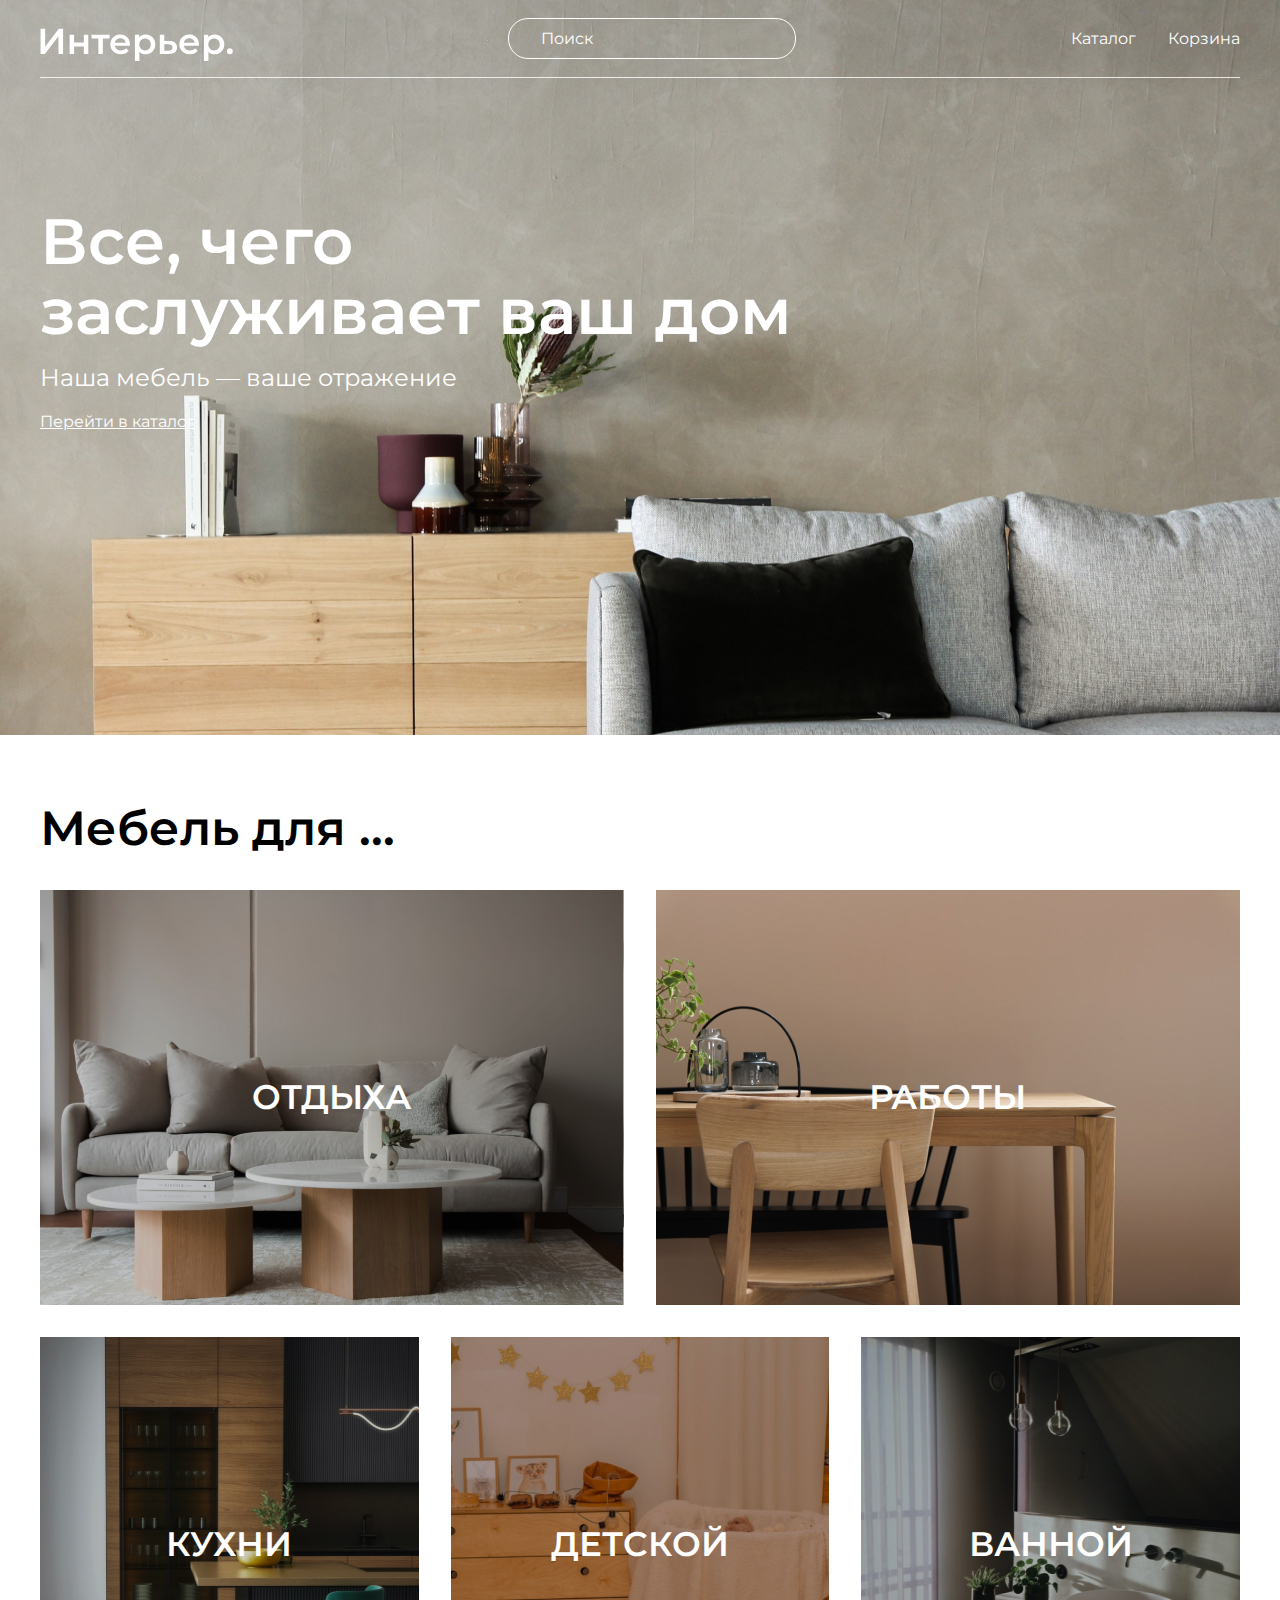
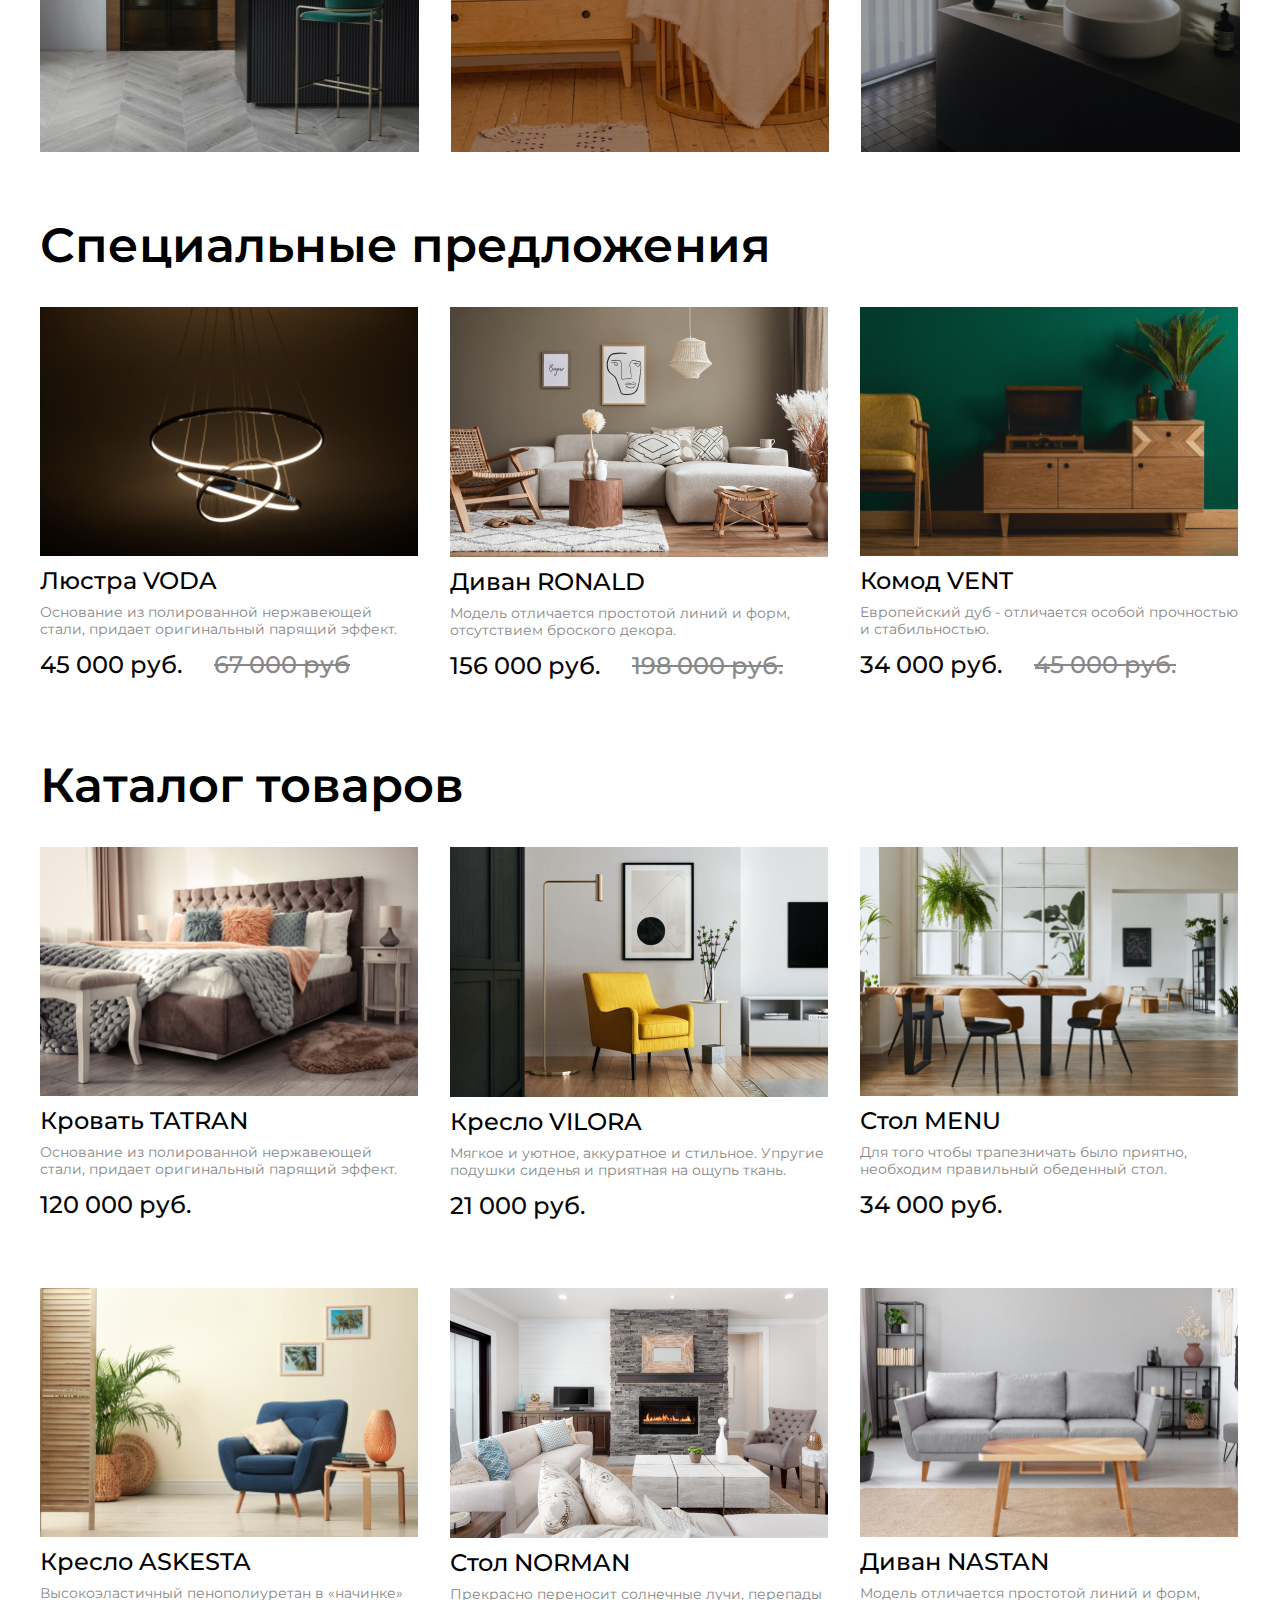
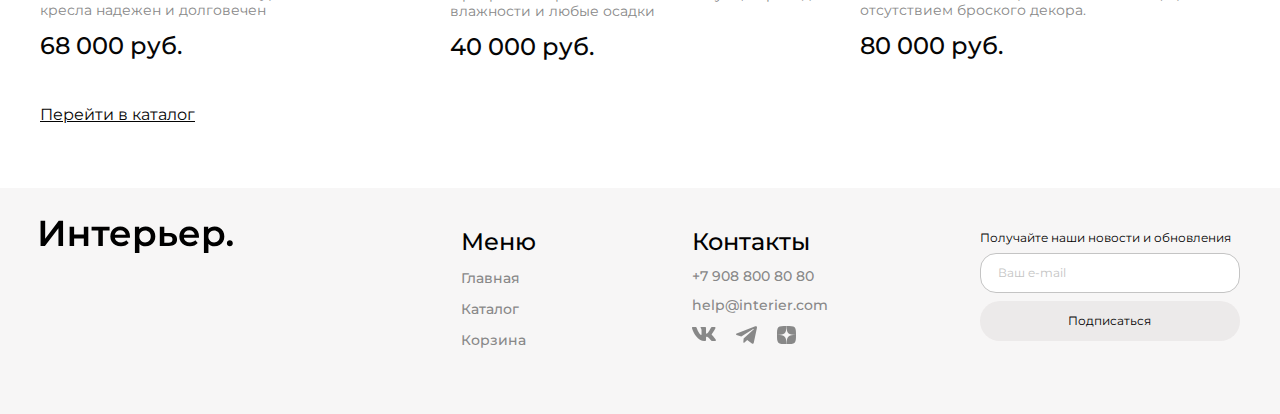
<file: index.html>
<!DOCTYPE html>
<html lang="en">
<head>
    <meta charset="UTF-8">
    <meta name="viewport" content="width=device-width, initial-scale=1.0">
    <title>Document</title>
    <link rel="preconnect" href="https://fonts.googleapis.com">
    <link rel="preconnect" href="https://fonts.gstatic.com" crossorigin>
    <link href="https://fonts.googleapis.com/css2?family=Montserrat:wght@400;500;600&display=swap" rel="stylesheet">
    <link rel="stylesheet" href="style.css">
</head>
<body>
    <div class="menu center">
        <header class="menu__heading">
            <a href="index.html"><img class="header__img" src="img/logo.svg" alt="Логотип"></a>
            <input class="header__input" placeholder="Поиск" type="text">
            <nav>
                <ul class="header__ul">
                    <li><a class="header__link" href="catalog.html">Каталог</a></li>
                    <li class="header__link_position"><a class="header__link " href="basket.html">Корзина</a>
                        <div class="basket__cart">
                            <div class="cart__basket cart__basket-border">
                                <div class="cart__basket_left">
                                <img src="img/basket_table.jpg" class="cart__basket_img" alt="Стол MENU">
                                <div class="cart__basket_info">
                                    <h4 class="cart__basket_heading">Стол MENU</h4>
                                    <p class="cart__basket_cost">34 000 руб.</p>
                                    <div class="cart__basket_link-box">
                                        <a class="cart__basket_link" href="#">Избранные</a>
                                        <a class="cart__basket_link" href="#">Удалить</a>
                                    </div>
                                </div>
                            </div>
                            <input class="cart__input" type="number" placeholder="1" min="1">
                            </div>
                            <div class="cart__basket cart__basket-gap">
                                <div class="cart__basket_left">
                                <img src="img/basket_sofa.jpg" class="cart__basket_img" alt="Диван NASTAN">
                                <div class="cart__basket_info">
                                    <h4 class="cart__basket_heading">Диван NASTAN</h4>
                                    <p class="cart__basket_cost">80 000 руб.</p>
                                    <div class="cart__basket_link-box">
                                        <a class="cart__basket_link" href="#">Избранные</a>
                                        <a class="cart__basket_link" href="#">Удалить</a>
                                    </div>
                                </div>
                            </div>
                            <input class="cart__input" type="number" placeholder="1" min="1">
                            </div>
                            <div class="cart__order">
                                <p class="form__summ">Итого:<span class="form__amount"> 144 000 руб.</span></p>
                                <button class="cart__basket_button">Оформить заказ</button>
                            </div>
                        </div></li>
                </ul>
            </nav>
            <div class="mobile__nav">
                <a href="#"><img src="img/loop.svg" alt="">
                </a>
                <a href="catalog.html"><img src="img/catalog_logo.svg" alt="">
                    </a>
                <a href="basket.html"><img src="img/basket_logosvg.svg" alt="">
                </a>
            </div>
        </header>
        <section class="header__section">
            <h1 class="main__header">Все, чего <br> заслуживает ваш дом</h1>
            <p class="main__paragrath">Наша мебель — ваше отражение</p>
            <a class="main__link" href="catalog.html">Перейти в каталог</a>
        </section>
    </div>
    <div class="for center">
        <h2 class="for__name">Мебель для ...</h2>
        <div class="for__content">
            <div class="for__items for__items_big for__item_1">ОТДЫХА</div>
            <div class="for__items for__items_big for__item_2">РАБОТЫ</div>
            <div class="for__items for__item_3">КУХНИ</div>
            <div class="for__items for__item_4">ДЕТСКОЙ</div>
            <div class="for__items for__item_5">ВАННОЙ</div>
        </div>
    </div>
    <section class="center">
        <h2 class="section__header">Специальные предложения</h2>
    <div  class="section__block">
    <article class="product">
        <img src="img/Rectangle_22.png" alt="Люстра VODA">
        <h3 class="product__heading">Люстра VODA</h3>
        <p class="product__paragrath">Основание из полированной нержавеющей стали, придает оригинальный парящий эффект.</p>
        <div class="product__cost">
        <p class="product__number">45 000 руб.</p>
        <p class="product__number_old">67 000 руб</p>
        <div class="product__icons">
            <img src="img/bagsvg.svg" alt="bag">
            <img src="img/heart.svg" alt="">
        </div>
        </div>
    </article>
    <article class="product">
        <img src="img/Rectangle_23.png" alt="Диван RONALD">
        <h3 class="product__heading">Диван RONALD</h3>
        <p class="product__paragrath">Модель отличается простотой линий и форм, отсутствием броского декора.</p>
        <div class="product__cost">
        <p class="product__number">156 000 руб.</p>
        <p class="product__number_old">198 000 руб.</p>
        <div class="product__icons">
            <img src="img/bagsvg.svg" alt="bag">
            <img src="img/heart.svg" alt="">
        </div>
        </div>
    </article>
    <article class="product">
        <img src="img/Rectangle_24.png" alt="Комод VENT">
        <h3 class="product__heading">Комод VENT</h3>
        <p class="product__paragrath">Европейский дуб - отличается особой прочностью и стабильностью.</p>
        <div class="product__cost">
        <p class="product__number">34 000 руб.</p>
        <p class="product__number_old">45 000 руб.</p>
        <div class="product__icons">
            <img src="img/bagsvg.svg" alt="bag">
            <img src="img/heart.svg" alt="">
        </div>
        </div>
    </article>
    </section>
    </div>
    <section class="center">
        <h2 class="section__header">Каталог товаров</h2>
    <div  class="section__block">
    <article class="product">
        <img src="img/кровать.png" alt="Кровать TATRAN">
        <h3 class="product__heading">Кровать TATRAN</h3>
        <p class="product__paragrath">Основание из полированной нержавеющей стали, придает оригинальный парящий эффект.</p>
        <p class="product__number">120 000 руб.</p>
        <div class="product__icons">
            <img src="img/bagsvg.svg" alt="bag">
            <img src="img/heart.svg" alt="">
        </div>
    </article>
    <article class="product">
        <img src="img/кресло.png" alt="Кресло VILORA">
        <h3 class="product__heading">Кресло VILORA</h3>
        <p class="product__paragrath">Мягкое и уютное, аккуратное и стильное. Упругие подушки сиденья и приятная на ощупь ткань.</p>
        <p class="product__number">21 000 руб.</p>
        <div class="product__icons">
            <img src="img/bagsvg.svg" alt="bag">
            <img src="img/heart.svg" alt="">
        </div>
    </article>
    <article class="product">
        <img src="img/стол.png" alt="Стол MENU">
        <h3 class="product__heading">Стол MENU</h3>
        <p class="product__paragrath">Для того чтобы трапезничать было приятно, необходим правильный обеденный стол.</p>
        <p class="product__number">34 000 руб.</p>
        <div class="product__icons">
            <img src="img/bagsvg.svg" alt="bag">
            <img src="img/heart.svg" alt="">
        </div>
    </article>
    <article class="product">
        <img src="img/кресло_аск.png" alt="Кресло ASKESTA">
        <h3 class="product__heading">Кресло ASKESTA</h3>
        <p class="product__paragrath">Высокоэластичный пенополиуретан в «начинке» кресла надежен и долговечен</p>
        <p class="product__number">68 000 руб.</p>
        <div class="product__icons">
            <img src="img/bagsvg.svg" alt="bag">
            <img src="img/heart.svg" alt="">
        </div>
    </article>
    <article class="product">
        <img src="img/стол_нормал.png" alt="Стол NORMAN">
        <h3 class="product__heading">Стол NORMAN</h3>
        <p class="product__paragrath">Прекрасно переносит солнечные лучи, перепады влажности и любые осадки</p>
        <p class="product__number">40 000 руб.</p>
        <div class="product__icons">
            <img src="img/bagsvg.svg" alt="bag">
            <img src="img/heart.svg" alt="">
        </div>
    </article>
    <article class="product">
        <img src="img/диван.png" alt="Диван NASTAN">
        <h3 class="product__heading">Диван NASTAN</h3>
        <p class="product__paragrath">Модель отличается простотой линий и форм, отсутствием броского декора. </p>
        <p class="product__number">80 000 руб.</p>
        <div class="product__icons">
            <img src="img/bagsvg.svg" alt="bag">
            <img src="img/heart.svg" alt="">
        </div>
    </article>
    </section>
    </div>
    <div class="section__link_footer center">
        <a class="section__link_footer" href="catalog.html">Перейти в каталог</a>
    </div>
    <footer class="footer center">
        <div class="footer__logo">
        <img src="img/Интерьер..svg" alt="Интерьер в футере">
        </div>
        <nav class="footer__nav">
            <h4 class="footer__header">Меню</h4>
            <ul class="footer__list">
                <li><a class="footer__link" href="index.html">Главная</a></li>
                <li><a class="footer__link" href="catalog.html">Каталог</a></li>
                <li><a class="footer__link" href="basket.html">Корзина</a></li>
            </ul>
        </nav>
        <div class="footer__contacts">
        <h4 class="footer__header">Контакты</h4>
        <a class="footer__link" href="tel:+7 908 800 80 80">+7 908 800 80 80</a>
        <a class="footer__link" href="mailto:help@interier.com">help@interier.com</a>
        <div class="contacts__img">
            <a href="#"><svg class="contacts__img_color" width="24" height="14" viewBox="0 0 24 14" fill="none" xmlns="http://www.w3.org/2000/svg">
                <path fill-rule="evenodd" clip-rule="evenodd" d="M23.45 0.948C23.616 0.402 23.45 0 22.655 0H20.03C19.362 0 19.054 0.347 18.887 0.73C18.887 0.73 17.552 3.926 15.661 6.002C15.049 6.604 14.771 6.795 14.437 6.795C14.27 6.795 14.019 6.604 14.019 6.057V0.948C14.019 0.292 13.835 0 13.279 0H9.151C8.734 0 8.483 0.304 8.483 0.593C8.483 1.214 9.429 1.358 9.526 3.106V6.904C9.526 7.737 9.373 7.888 9.039 7.888C8.149 7.888 5.984 4.677 4.699 1.003C4.45 0.288 4.198 0 3.527 0H0.9C0.15 0 0 0.347 0 0.73C0 1.412 0.89 4.8 4.145 9.281C6.315 12.341 9.37 14 12.153 14C13.822 14 14.028 13.632 14.028 12.997V10.684C14.028 9.947 14.186 9.8 14.715 9.8C15.105 9.8 15.772 9.992 17.33 11.467C19.11 13.216 19.403 14 20.405 14H23.03C23.78 14 24.156 13.632 23.94 12.904C23.702 12.18 22.852 11.129 21.725 9.882C21.113 9.172 20.195 8.407 19.916 8.024C19.527 7.533 19.638 7.314 19.916 6.877C19.916 6.877 23.116 2.451 23.449 0.948H23.45Z" 
                fill="#888888"/>
                </svg>
            </a>
            <a href="#"><svg class="contacts__img_color" width="21" height="18" viewBox="0 0 21 18" fill="none" xmlns="http://www.w3.org/2000/svg">
                <path d="M19.2957 0.363004L0.690669 7.57461C-0.0580296 7.91045 -0.31126 8.58298 0.509708 8.94798L5.28269 10.4727L16.8232 3.30353C17.4533 2.85347 18.0984 2.97348 17.5433 3.46858L7.63158 12.4893L7.32023 16.3069C7.60861 16.8964 8.13664 16.8991 8.47346 16.6061L11.2157 13.998L15.9122 17.533C17.003 18.1821 17.5965 17.7632 17.8312 16.5735L20.9117 1.91163C21.2315 0.447168 20.6861 -0.19809 19.2957 0.363004Z" fill="#888888"/>
                </svg>
            </a>
            <a href="#"><svg class="contacts__img_color" width="19" height="18" viewBox="0 0 19 18" fill="none" xmlns="http://www.w3.org/2000/svg">
                <path d="M11.3326 10.7357C9.83977 12.195 9.7312 14.0143 9.60227 18C13.5244 18 16.2319 17.9871 17.6298 16.7014C18.9869 15.3771 19.0005 12.69 19.0005 9.09643C14.7933 9.225 12.873 9.32143 11.3326 10.7357ZM0.000488281 9.09643C0.000488281 12.69 0.0140597 15.3771 1.3712 16.7014C2.76906 17.9871 5.47656 18 9.3987 18C9.26299 14.0143 9.1612 12.195 7.66835 10.7357C6.12799 9.32143 4.20763 9.21857 0.000488281 9.09643ZM9.3987 0C5.48335 0 2.76906 0.0128571 1.3712 1.29857C0.0140597 2.62286 0.000488281 5.31 0.000488281 8.90357C4.20763 8.775 6.12799 8.67857 7.66835 7.26429C9.1612 5.805 9.26977 3.98571 9.3987 0ZM11.3326 7.26429C9.83977 5.805 9.7312 3.98571 9.60227 0C13.5244 0 16.2319 0.0128571 17.6298 1.29857C18.9869 2.62286 19.0005 5.31 19.0005 8.90357C14.7933 8.775 12.873 8.67857 11.3326 7.26429Z" fill="#888888"/>
                </svg>
            </a>
        </div>
        </div>
        <form class="footer__form">
            <p class="footer__paragrath">Получайте наши новости и обновления</p>
            <input type="email" placeholder="Ваш e-mail" class="input__email">
            <button class="buttfooter__buttonon">Подписаться</button>
        </form>
    </footer>
</body>
</html>
</file>
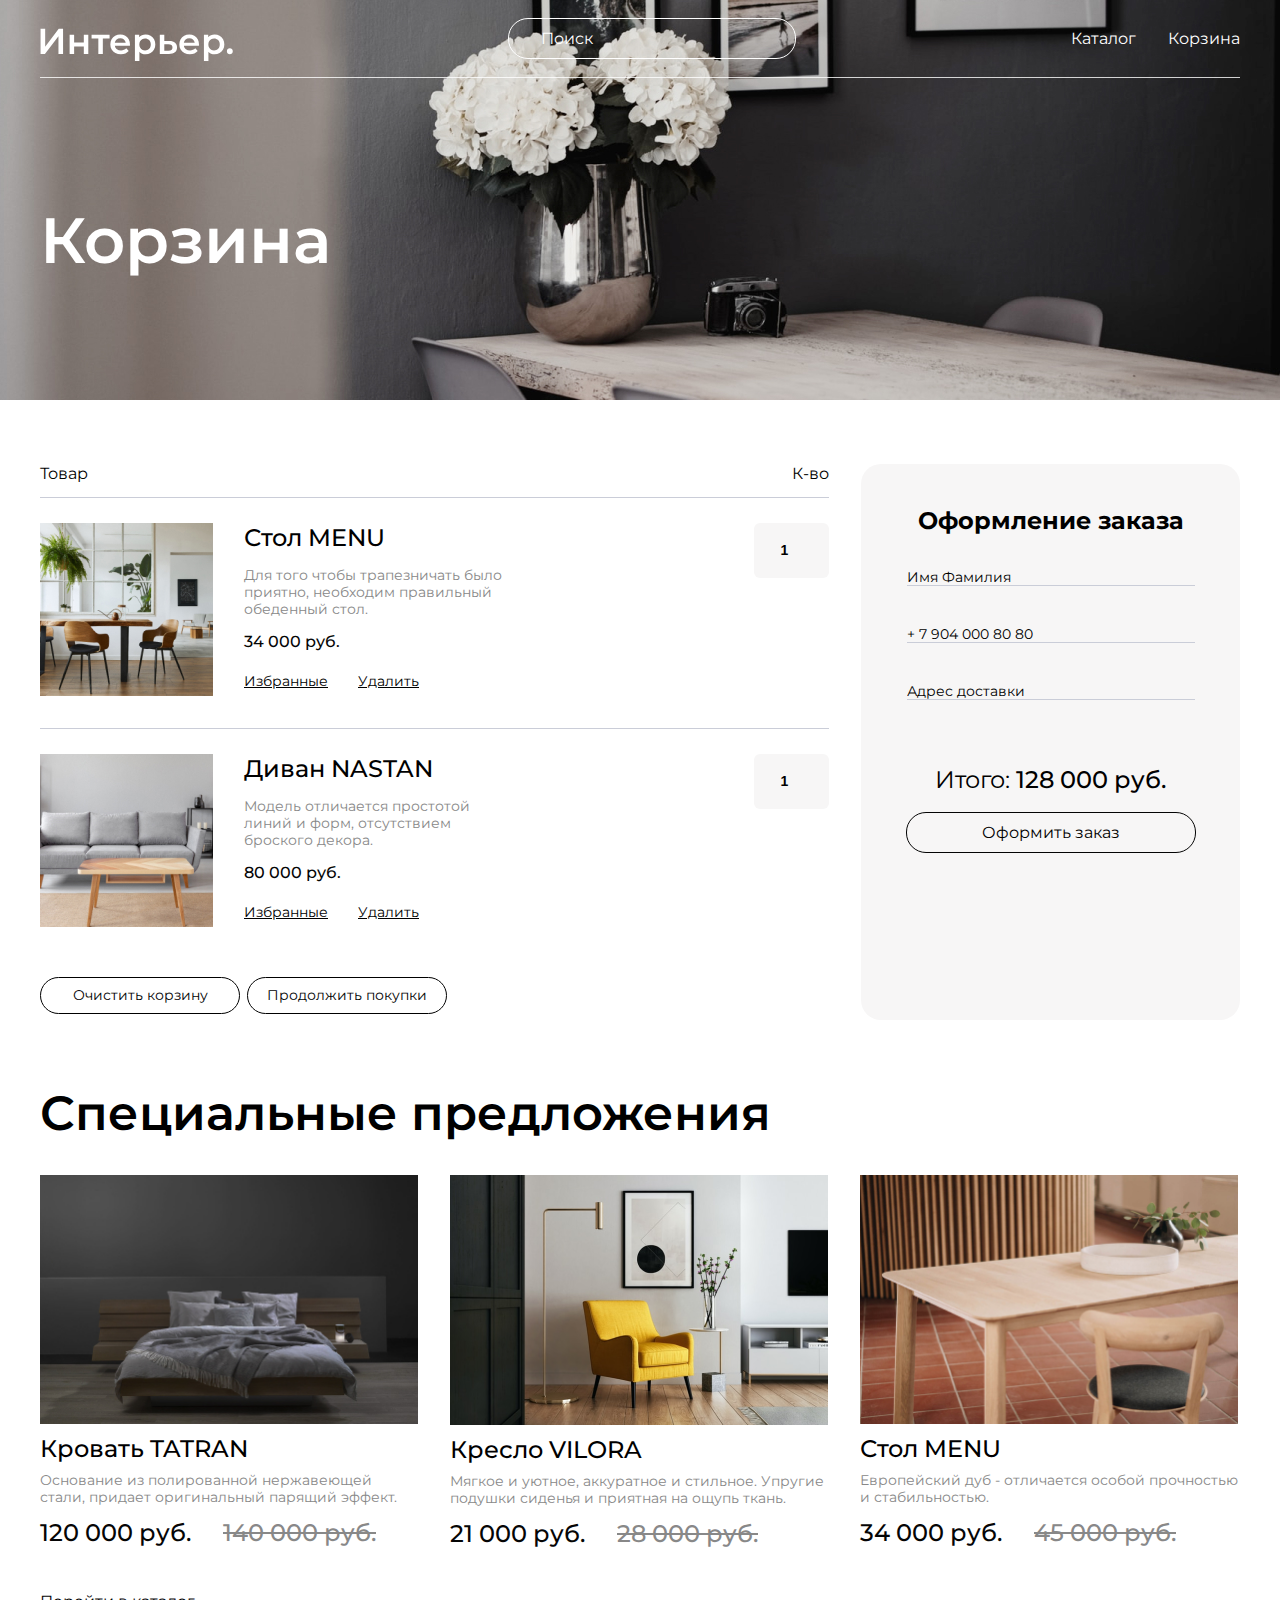
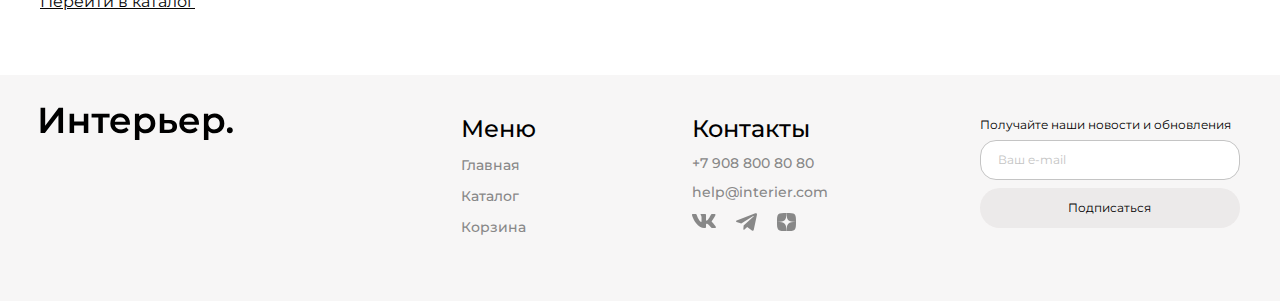
<file: basket.html>
<!DOCTYPE html>
<html lang="en">
<head>
    <meta charset="UTF-8">
    <meta name="viewport" content="width=device-width, initial-scale=1.0">
    <title>Document</title>
    <link rel="preconnect" href="https://fonts.googleapis.com">
    <link rel="preconnect" href="https://fonts.gstatic.com" crossorigin>
    <link href="https://fonts.googleapis.com/css2?family=Montserrat:wght@400;500;600&display=swap" rel="stylesheet">
    <link rel="stylesheet" href="style.css">
</head>
<body>
    <div class="menu__basket center">
        <header class="menu__heading">
            <a href="index.html"><img class="header__img" src="img/logo.svg" alt="Логотип"></a>
            <input class="header__input" placeholder="Поиск" type="text">
            <nav>
                <ul class="header__ul">
                    <li><a class="header__link" href="catalog.html">Каталог</a></li>
                    <li><a class="header__link" href="basket.html">Корзина</a></li>
                </ul>
            </nav>
            <div class="mobile__nav">
                <a href="#"><img src="img/loop.svg" alt="">
                </a>
                <a href="catalog.html"><img src="img/catalog_logo.svg" alt="">
                    </a>
                <a href="basket.html"><img src="img/basket_logosvg.svg" alt="">
                </a>
            </div>
        </header>
        <section>
            <h1 class="main__header_big">Корзина</h1>
        </section>
    </div>
    <div class="basket center">
        <div class="basket__content">
            <div class="content__name_box">
                <p class="content__paragrath">Товар</p>
                <p class="content__paragrath">К-во</p>
            </div>
            <div class="cart">
                <div class="cart__left">
                    <img src="img/basket_table.jpg" class="cart__img" alt="Стол MENU">
                    <div class="cart__info">
                        <h4 class="cart__heading">Стол MENU</h4>
                        <p class="cart__paragrath">Для того чтобы трапезничать было приятно, необходим правильный обеденный стол.</p>
                        <p class="cart__cost">34 000 руб.</p>
                        <div class="cart__link-box">
                            <a class="cart__link" href="#">Избранные</a>
                            <a class="cart__link" href="#">Удалить</a>
                        </div>
                    </div>
                </div>
                <input class="cart__input" type="number" placeholder="1" min="1">
            </div>
            <div class="cart">
                <div class="cart__left">
                    <img src="img/basket_sofa.jpg" class="cart__img" alt="Диван NASTAN">
                    <div class="cart__info">
                        <h4 class="cart__heading">Диван NASTAN</h4>
                        <p class="cart__paragrath">Модель отличается простотой линий и форм, отсутствием броского декора.</p>
                        <p class="cart__cost">80 000 руб.</p>
                        <div class="cart__link-box">
                            <a class="cart__link" href="#">Избранные</a>
                            <a class="cart__link" href="#">Удалить</a>
                        </div>
                    </div>
                </div>
                <input class="cart__input" type="number" placeholder="1" min="1">
            </div>
            <div class="buttons">
                <button class="buttons__link">Очистить корзину</button>
                <button class="buttons__link buttons__link_dark">Продолжить покупки</button>
            </div>
        </div>
        <form action="#" class="basket__form form">
            <p class="form__paragrath">Оформление заказа</p>
            <div class="form__input">
                <input type="text" class="form__input_type" placeholder="Имя Фамилия">
                <input type="tel" class="form__input_type" placeholder="+ 7 904 000 80 80">
                <input type="text" class="form__input_type" placeholder="Адрес доставки">
            </div>
            <p class="form__summ">Итого:<span class="form__amount"> 128 000 руб.</span></p>
            <button class="form__button_basket">Оформить заказ</button>
        </form>
    </div>
<section class="center">
        <h2 class="section__header">Специальные предложения</h2>
    <div  class="section__block">
    <article class="product">
        <img src="img/кровать_татран.jpg" class="product__img" alt="Кровать TATRAN">
        <h3 class="product__heading">Кровать TATRAN</h3>
        <p class="product__paragrath">Основание из полированной нержавеющей стали, придает оригинальный парящий эффект.</p>
        <div class="product__cost">
        <p class="product__number">120 000 руб.</p>
        <p class="product__number_old">140 000 руб.</p>
        </div>
    </article>
    <article class="product">
        <img src="img/кресло.png" alt="Кресло VILORA">
        <h3 class="product__heading">Кресло VILORA</h3>
        <p class="product__paragrath">Мягкое и уютное, аккуратное и стильное. Упругие подушки сиденья и приятная на ощупь ткань. </p>
        <div class="product__cost">
        <p class="product__number">21 000 руб.</p>
        <p class="product__number_old">28 000 руб.</p>
        </div>
    </article>
    <article class="product">
        <img src="img/стол_меню.jpg" alt="Стол MENU">
        <h3 class="product__heading">Стол MENU</h3>
        <p class="product__paragrath">Европейский дуб - отличается особой прочностью и стабильностью.</p>
        <div class="product__cost">
        <p class="product__number">34 000 руб.</p>
        <p class="product__number_old">45 000 руб.</p>
        </div>
    </article>
    </div>
</section>
    <div class="section__link_footer">
        <a class="section__link_footer section__link_footer-desctop center" href="catalog.html">Перейти в каталог</a>
        <a class="section__link_footer section__link_footer-mobile center" href="catalog.html">Показать еще</a>
    </div>
    <footer class="footer center">
        <div class="footer__logo">
        <img src="img/Интерьер..svg" alt="Интерьер в футере">
        </div>
        <nav class="footer__nav">
            <h4 class="footer__header">Меню</h4>
            <ul class="footer__list">
                <li><a class="footer__link" href="index.html">Главная</a></li>
                <li><a class="footer__link" href="catalog.html">Каталог</a></li>
                <li><a class="footer__link" href="basket.html">Корзина</a></li>
            </ul>
        </nav>
        <div class="footer__contacts">
        <h4 class="footer__header">Контакты</h4>
        <a class="footer__link" href="">+7 908 800 80 80</a>
        <a class="footer__link" href="">help@interier.com</a>
        <div class="contacts__img">
            <a href="#"><svg class="contacts__img_color" width="24" height="14" viewBox="0 0 24 14" fill="none" xmlns="http://www.w3.org/2000/svg">
                <path fill-rule="evenodd" clip-rule="evenodd" d="M23.45 0.948C23.616 0.402 23.45 0 22.655 0H20.03C19.362 0 19.054 0.347 18.887 0.73C18.887 0.73 17.552 3.926 15.661 6.002C15.049 6.604 14.771 6.795 14.437 6.795C14.27 6.795 14.019 6.604 14.019 6.057V0.948C14.019 0.292 13.835 0 13.279 0H9.151C8.734 0 8.483 0.304 8.483 0.593C8.483 1.214 9.429 1.358 9.526 3.106V6.904C9.526 7.737 9.373 7.888 9.039 7.888C8.149 7.888 5.984 4.677 4.699 1.003C4.45 0.288 4.198 0 3.527 0H0.9C0.15 0 0 0.347 0 0.73C0 1.412 0.89 4.8 4.145 9.281C6.315 12.341 9.37 14 12.153 14C13.822 14 14.028 13.632 14.028 12.997V10.684C14.028 9.947 14.186 9.8 14.715 9.8C15.105 9.8 15.772 9.992 17.33 11.467C19.11 13.216 19.403 14 20.405 14H23.03C23.78 14 24.156 13.632 23.94 12.904C23.702 12.18 22.852 11.129 21.725 9.882C21.113 9.172 20.195 8.407 19.916 8.024C19.527 7.533 19.638 7.314 19.916 6.877C19.916 6.877 23.116 2.451 23.449 0.948H23.45Z" 
                fill="#888888"/>
                </svg>
            </a>
            <a href="#"><svg class="contacts__img_color" width="21" height="18" viewBox="0 0 21 18" fill="none" xmlns="http://www.w3.org/2000/svg">
                <path d="M19.2957 0.363004L0.690669 7.57461C-0.0580296 7.91045 -0.31126 8.58298 0.509708 8.94798L5.28269 10.4727L16.8232 3.30353C17.4533 2.85347 18.0984 2.97348 17.5433 3.46858L7.63158 12.4893L7.32023 16.3069C7.60861 16.8964 8.13664 16.8991 8.47346 16.6061L11.2157 13.998L15.9122 17.533C17.003 18.1821 17.5965 17.7632 17.8312 16.5735L20.9117 1.91163C21.2315 0.447168 20.6861 -0.19809 19.2957 0.363004Z" fill="#888888"/>
                </svg>
            </a>
            <a href="#"><svg class="contacts__img_color" width="19" height="18" viewBox="0 0 19 18" fill="none" xmlns="http://www.w3.org/2000/svg">
                <path d="M11.3326 10.7357C9.83977 12.195 9.7312 14.0143 9.60227 18C13.5244 18 16.2319 17.9871 17.6298 16.7014C18.9869 15.3771 19.0005 12.69 19.0005 9.09643C14.7933 9.225 12.873 9.32143 11.3326 10.7357ZM0.000488281 9.09643C0.000488281 12.69 0.0140597 15.3771 1.3712 16.7014C2.76906 17.9871 5.47656 18 9.3987 18C9.26299 14.0143 9.1612 12.195 7.66835 10.7357C6.12799 9.32143 4.20763 9.21857 0.000488281 9.09643ZM9.3987 0C5.48335 0 2.76906 0.0128571 1.3712 1.29857C0.0140597 2.62286 0.000488281 5.31 0.000488281 8.90357C4.20763 8.775 6.12799 8.67857 7.66835 7.26429C9.1612 5.805 9.26977 3.98571 9.3987 0ZM11.3326 7.26429C9.83977 5.805 9.7312 3.98571 9.60227 0C13.5244 0 16.2319 0.0128571 17.6298 1.29857C18.9869 2.62286 19.0005 5.31 19.0005 8.90357C14.7933 8.775 12.873 8.67857 11.3326 7.26429Z" fill="#888888"/>
                </svg>
            </a>
        </div>
        </div>
        <form class="footer__form">
            <p class="footer__paragrath">Получайте наши новости и обновления</p>
            <input type="email" placeholder="Ваш e-mail" class="input__email">
            <button class="buttfooter__buttonon">Подписаться</button>
        </form>
    </footer>
</body>
</html>
</file>
<file: style.css>
@charset "UTF-8";
* {
  margin: 0;
  padding: 0;
}

body {
  font-family: "Montserrat", sans-serif;
}

.center {
  padding-left: calc(50% - 600px);
  padding-right: calc(50% - 600px);
}

.menu {
  height: 735px;
  background-image: url(img/Rectangle\ 15.jpg);
  background-repeat: no-repeat;
  background-position: center;
  background-size: cover;
}

.menu__heading {
  height: 77px;
  display: flex;
  justify-content: space-between;
  border-bottom: 0.5px solid rgba(255, 255, 255, 0.8);
  flex-wrap: wrap;
  align-items: center;
}

.header__img {
  margin-top: 16px;
}

.header__input {
  width: 288px;
  height: 41px;
  box-sizing: border-box;
  border: 1px solid rgb(255, 255, 255);
  border-radius: 20px;
  background-color: transparent;
  color: rgb(255, 255, 255);
  font-size: 16px;
  font-weight: 400;
  line-height: 20px;
  letter-spacing: 0%;
  text-align: left;
  outline: none;
  padding-left: 32px;
  padding-right: 32px;
  box-sizing: border-box;
  font-family: Montserrat;
  font-weight: 400;
}

.header__input::-moz-placeholder {
  color: rgb(255, 255, 255);
  font-size: 16px;
  font-weight: 400;
  line-height: 20px;
  letter-spacing: 0%;
  text-align: left;
  outline: none;
}

.header__input::placeholder {
  color: rgb(255, 255, 255);
  font-size: 16px;
  font-weight: 400;
  line-height: 20px;
  letter-spacing: 0%;
  text-align: left;
  outline: none;
}

.header__ul {
  list-style-type: none;
  display: flex;
  gap: 32px;
}

.header__link {
  font-size: 16px;
  line-height: 20px;
  color: rgb(255, 255, 255);
  text-decoration: none;
}

.header__link:hover {
  text-decoration: underline;
}

.mobile__nav {
  display: none;
}

.main__header {
  font-weight: 600;
  font-size: 64px;
  line-height: 70px;
  margin-top: 64px;
  margin-bottom: 16px;
  color: rgb(255, 255, 255);
  max-width: 792px;
}

.main__paragrath {
  font-size: 24px;
  line-height: 32px;
  margin-bottom: 16px;
  color: rgb(255, 255, 255);
}

.main__link {
  font-size: 16px;
  line-height: 24px;
  color: rgb(255, 255, 255);
}

.filter__text {
  display: flex;
  gap: 10px;
  margin-top: 64px;
}

.filter {
  height: 137px;
  display: flex;
  justify-content: space-between;
}

.filter__category {
  display: flex;
  gap: 10px;
  margin-top: 64px;
}

.for__name {
  margin-top: 64px;
  color: rgb(0, 0, 0);
  font-size: 48px;
  font-weight: 600;
  line-height: 59px;
}

.for__content {
  margin-top: 32px;
  display: grid;
  gap: 32px;
  grid-template-columns: repeat(12, 1fr);
}

.for__items {
  height: 415px;
  grid-column: span 4;
  color: rgb(255, 255, 255);
  font-size: 34px;
  font-weight: 600;
  line-height: 41px;
  display: flex;
  justify-content: center;
  align-items: center;
}

.for__items_big {
  grid-column: span 6;
}

.for__item_1 {
  background-image: url(img/дом.jpg);
}

.for__item_2 {
  background-image: url(img/работа.jpg);
}

.for__item_3 {
  background-image: url(img/кухня.jpg);
}

.for__item_4 {
  background-image: url(img/детская.jpg);
}

.for__item_5 {
  background-image: url(img/ванна.jpg);
}

.section__header {
  font-weight: 600;
  font-size: 48px;
  line-height: 59px;
  color: #000;
  margin-bottom: 32px;
  margin-top: 64px;
}

.section__block {
  display: flex;
  -moz-column-gap: 32px;
       column-gap: 32px;
  row-gap: 56px;
  flex-wrap: wrap;
}

.product {
  width: 378px;
  display: flex;
  flex-direction: column;
  position: relative;
}

.product__img {
  width: 100%;
}

.product__heading {
  font-weight: 500;
  font-size: 24px;
  line-height: 29px;
  color: #000;
  margin-bottom: 9px;
  margin-top: 10px;
}

.product__paragrath {
  font-size: 14px;
  line-height: 17px;
  color: #888;
  margin-bottom: 12px;
}

.product__cost {
  display: flex;
  gap: 32px;
}

.product__number {
  font-weight: 500;
  font-size: 24px;
  line-height: 29px;
  color: #050505;
  margin-bottom: 12px;
}

.product__number_old {
  font-weight: 500;
  font-size: 24px;
  line-height: 29px;
  text-decoration-line: line-through;
  color: #888;
}

.product__icons {
  display: none;
  position: absolute;
  top: 10px;
  right: 10px;
}

.product:hover .product__icons {
  display: block;
}

.section__link_footer {
  color: #050505;
  margin-top: 32px;
  margin-bottom: 64px;
}

.section__link_footer:hover {
  color: rgb(136, 136, 136);
  text-decoration: none;
}

.section__link_footer-mobile {
  display: none;
}

.footer {
  background: rgb(247, 246, 246);
  margin-top: 64px;
  padding-top: 32px;
  display: flex;
  flex-wrap: wrap;
  align-items: center;
  justify-content: space-between;
  padding-bottom: 64px;
}

.footer__logo {
  width: 265px;
  height: 130px;
}

.footer__nav {
  width: 76px;
  height: 116px;
  display: flex;
  flex-direction: column;
  row-gap: 12px;
}

.footer__header {
  font-weight: 500;
  font-size: 24px;
  line-height: 29px;
  color: #000;
}

.footer__list {
  list-style: none;
  display: flex;
  row-gap: 12px;
  flex-direction: column;
}

.footer__link {
  font-weight: 500;
  font-size: 14px;
  line-height: 17px;
  color: #888;
  text-decoration: none;
}

.footer__link:hover {
  text-decoration: underline;
}

.footer__contacts {
  width: 132px;
  height: 116px;
  display: flex;
  flex-direction: column;
  row-gap: 12px;
}

.contacts__img {
  display: flex;
  gap: 20px;
}

.contacts__img_color:hover path {
  fill: rgb(0, 0, 0);
  transition: all 1s;
}

.footer__form {
  display: flex;
  display: flex;
  flex-direction: column;
  row-gap: 8px;
  width: 260px;
  height: 111px;
}

.footer__paragrath {
  color: #000;
  font-size: 12px;
}

.input__email {
  box-sizing: border-box;
  border: 1px solid rgb(196, 196, 196);
  border-radius: 16px;
  background: rgb(255, 255, 255);
  width: 260px;
  height: 40px;
  padding-left: 17px;
  padding-right: 17px;
}

.input__email::-moz-placeholder {
  color: rgb(196, 196, 196);
  font-size: 12px;
  font-weight: 400;
  line-height: 15px;
  letter-spacing: 0%;
  text-align: left;
  font-family: Montserrat;
  font-weight: 400;
}

.input__email::placeholder {
  color: rgb(196, 196, 196);
  font-size: 12px;
  font-weight: 400;
  line-height: 15px;
  letter-spacing: 0%;
  text-align: left;
  font-family: Montserrat;
  font-weight: 400;
}

.buttfooter__buttonon {
  background: rgba(222, 215, 215, 0.41);
  border: 1px solid transparent;
  box-sizing: border-box;
  border-radius: 20px;
  width: 260px;
  height: 40px;
  font-size: 12px;
  line-height: 18px;
  color: #000;
  font-family: Montserrat;
  font-weight: 400;
}

.buttfooter__buttonon:hover {
  box-sizing: border-box;
  border: 1px solid rgb(255, 255, 255);
  border-radius: 20px;
  background: rgb(0, 0, 0);
  color: rgb(255, 255, 255);
  font-size: 12px;
  line-height: 17px;
  font-weight: 500;
  font-family: Montserrat;
}

.menu__basket {
  background-image: url(img/basket.jpg);
  background-repeat: no-repeat;
  background-position: center;
  height: 400px;
  background-size: cover;
}

.main__header_big {
  margin-top: 127px;
  font-weight: 600;
  font-size: 64px;
  line-height: 70px;
  margin-bottom: 16px;
  color: rgb(255, 255, 255);
  max-width: 792px;
}

.content__name_box {
  display: flex;
  justify-content: space-between;
  flex-wrap: wrap;
}

.basket {
  display: grid;
  grid-template-columns: repeat(12, 1fr);
  gap: 32px;
  margin-top: 64px;
}
.basket__content {
  grid-column: span 8;
}
.basket__form {
  grid-column: span 4;
  border-radius: 20px;
  background: rgb(247, 246, 246);
  height: 556px;
}

.cart {
  margin-top: 14px;
  margin-bottom: 32px;
  border-top: 0.5px solid rgb(202, 205, 216);
  display: flex;
  align-items: flex-start;
  justify-content: space-between;
}
.cart__left {
  margin-top: 25px;
  display: flex;
  flex-direction: row;
  gap: 31px;
}
.cart__info {
  display: flex;
  flex-direction: column;
  justify-content: space-between;
  width: 276px;
}
.cart__heading {
  color: rgb(0, 0, 0);
  font-size: 24px;
  font-weight: 500;
  line-height: 29px;
  letter-spacing: 0px;
  text-align: left;
}
.cart__paragrath {
  color: rgb(136, 136, 136);
  font-size: 14px;
  font-weight: 400;
  line-height: 17px;
  letter-spacing: 0%;
  text-align: left;
}
.cart__cost {
  color: rgb(5, 5, 5);
  font-size: 16px;
  font-weight: 500;
  line-height: 20px;
  letter-spacing: 0%;
}
.cart__link-box {
  display: flex;
  gap: 30px;
}
.cart__link {
  color: rgb(0, 0, 0);
  font-size: 14px;
  font-weight: 400;
  line-height: 210%;
  letter-spacing: 0px;
  text-decoration-line: underline;
}
.cart__input {
  border-radius: 6px;
  background: rgb(247, 246, 246);
  width: 71px;
  height: 51px;
  border-color: transparent;
  margin-top: 25px;
}
.cart__input::-moz-placeholder {
  color: rgb(0, 0, 0);
  font-size: 14px;
  font-weight: 600;
  line-height: 210%;
  letter-spacing: 0px;
  text-align: center;
}
.cart__input::placeholder {
  color: rgb(0, 0, 0);
  font-size: 14px;
  font-weight: 600;
  line-height: 210%;
  letter-spacing: 0px;
  text-align: center;
}

.form {
  display: flex;
  flex-direction: column;
  align-items: center;
}
.form__paragrath {
  color: rgb(0, 0, 0);
  font-size: 24px;
  font-weight: 700;
  line-height: 29px;
  letter-spacing: 0px;
  text-align: center;
  padding-top: 42px;
  padding-bottom: 35px;
}
.form__input {
  display: flex;
  flex-direction: column;
  gap: 41px;
  padding-bottom: 65px;
  width: 288px;
}
.form__input_type {
  border: none;
  background-color: transparent;
  border-bottom: 1px solid rgb(202, 205, 216);
}
.form__input_type::-moz-placeholder {
  color: rgb(0, 0, 0);
  font-family: Montserrat;
  font-size: 14px;
  font-weight: 400;
  line-height: 17px;
  letter-spacing: 0px;
}
.form__input_type::placeholder {
  color: rgb(0, 0, 0);
  font-family: Montserrat;
  font-size: 14px;
  font-weight: 400;
  line-height: 17px;
  letter-spacing: 0px;
}
.form__summ {
  color: rgb(0, 0, 0);
  font-size: 24px;
  font-weight: 400;
  line-height: 29px;
  letter-spacing: 0px;
  text-align: center;
}
.form__amount {
  color: rgb(0, 0, 0);
  font-size: 24px;
  font-weight: 500;
  line-height: 29px;
}
.form__button_basket {
  box-sizing: border-box;
  border: 1px solid rgb(4, 4, 4);
  border-radius: 20px;
  width: 290px;
  height: 41px;
  color: rgb(0, 0, 0);
  font-family: Montserrat;
  font-size: 16px;
  font-weight: 400;
  line-height: 20px;
  letter-spacing: 0px;
  text-align: center;
  margin-top: 18px;
  background-color: rgb(247, 246, 246);
}

.buttons {
  display: flex;
  gap: 7px;
  margin-top: 50px;
}
.buttons__link {
  box-sizing: border-box;
  border: 1px solid rgb(0, 0, 0);
  border-radius: 50px;
  width: 200px;
  height: 37px;
  background-color: transparent;
  color: rgb(2, 2, 2);
  font-family: Montserrat;
  font-size: 14px;
  font-weight: 400;
  line-height: 17px;
  letter-spacing: 0px;
  text-align: center;
}

.menu__catalog {
  height: 400px;
  background-image: url(img/главная_каталог.jpg);
  background-repeat: no-repeat;
  background-position: center;
  background-size: cover;
}

.main__header {
  font-weight: 600;
  font-size: 64px;
  line-height: 70px;
  margin-top: 128px;
  margin-bottom: 16px;
  color: rgb(255, 255, 255);
  max-width: 792px;
}

.filter__nav {
  text-decoration: none;
  color: rgb(0, 0, 0);
  font-size: 16px;
  font-weight: 400;
  line-height: 32px;
  letter-spacing: 0%;
  text-align: left;
}

.filter__category_nav {
  box-sizing: border-box;
  border: 1px solid rgb(196, 196, 196);
  border-radius: 20px;
  width: 182px;
  height: 40px;
  color: rgb(0, 0, 0);
  font-family: Montserrat;
  font-size: 16px;
  font-weight: 500;
  line-height: 20px;
  letter-spacing: 0%;
  text-align: left;
  padding-left: 23px;
  padding-right: 23px;
  background-image: url(img/Polygon\ 1.svg);
  background-repeat: no-repeat;
  background-position: calc(100% - 30px) 15px;
  -webkit-appearance: none;
     -moz-appearance: none;
          appearance: none;
}

.filter__category_nav2 {
  color: rgb(0, 0, 0);
  font-size: 16px;
  font-family: Montserrat;
  font-weight: 400;
  line-height: 20px;
  letter-spacing: 0%;
  text-align: left;
  padding-left: 23px;
  padding-right: 23px;
  width: 227px;
  height: 40px;
  box-sizing: border-box;
  border: 1px solid rgb(196, 196, 196);
  border-radius: 20px;
  background-image: url(img/Polygon\ 1.svg);
  background-repeat: no-repeat;
  background-position: calc(100% - 30px) 15px;
  -webkit-appearance: none;
     -moz-appearance: none;
          appearance: none;
}

.filter__category {
  position: relative;
}

.filter__form {
  display: flex;
  flex-direction: column;
  flex-wrap: wrap;
  position: absolute;
  top: 70%;
  right: 57%;
  z-index: 2;
  width: 541px;
  height: 548px;
  box-shadow: 0px 4px 67px -12px rgba(0, 0, 0, 0.32);
  background: rgb(255, 255, 255);
  padding: 40px 48px 40px 48px;
}

.form__fieldset {
  border: none;
  margin-bottom: 32px;
}

.form__legend {
  color: rgb(5, 5, 5);
  font-size: 16px;
  font-weight: 500;
  line-height: 20px;
  letter-spacing: 0%;
  text-align: left;
  margin-bottom: 16px;
}

.radio {
  display: flex;
  align-items: center;
  gap: 10px;
}
.radio__input {
  display: none;
}
.radio__input:checked + .radio__label::before {
  background-image: url(img/Vector_1.svg);
  background-repeat: no-repeat;
  background-position: center;
}
.radio__label {
  display: flex;
  align-items: center;
  cursor: pointer;
  position: relative;
  padding-left: 30px;
  margin-bottom: 14px;
}
.radio__label::before {
  content: "";
  width: 15px;
  height: 15px;
  box-sizing: border-box;
  border: 1px solid rgb(136, 136, 136);
  border-radius: 60px;
  position: absolute;
  left: 0;
}

.range {
  display: flex;
  flex-direction: column;
  gap: 14px;
}
.range__input {
  width: 190px;
  height: 10px;
  overflow: hidden;
  outline: none;
}
.range__input, .range__input::-webkit-slider-runnable-track, .range__input::-webkit-slider-thumb {
  -webkit-appearance: none;
  background: none;
}
.range__input::-webkit-slider-runnable-track {
  width: 200px;
  height: 1px;
  background: #000;
}
.range__input:nth-child(2)::-webkit-slider-runnable-track {
  background: none;
}
.range__input::-webkit-slider-thumb {
  position: relative;
  height: 8px;
  width: 8px;
  margin-top: -4px;
  background: #000;
  border: 1px solid #000;
  border-radius: 25px;
  cursor: pointer;
  z-index: 1;
}
.range__input::-webkit-slider-thumb:active {
  cursor: grabbing;
}
.range__input:nth-child(1)::-webkit-slider-thumb {
  z-index: 2;
}

.color {
  width: 15px;
  height: 15px;
}
.color-options {
  display: flex;
  flex-wrap: wrap;
  max-width: 190px;
  gap: 14px;
}
.color__input {
  display: none;
}
.color__input:checked + .color__label::before {
  background-image: url(img/Vector_1.svg);
  background-repeat: no-repeat;
  background-position: center;
}
.color__input_white {
  display: none;
}
.color__input_white:checked + .radio__label::before {
  background-image: url(img/Vector_2.svg);
  background-repeat: no-repeat;
  background-position: center;
}
.color__label {
  display: flex;
  align-items: center;
  cursor: pointer;
  position: relative;
  padding-left: 30px;
  font-size: 14px;
}
.color__label::before {
  content: "";
  display: inline-block;
  width: 14px;
  height: 14px;
  border: 1px solid #888;
  position: absolute;
  left: 0;
  background-color: #fff;
}
.color__white::before {
  background-color: #fff;
  border-color: #888;
}
.color__black::before {
  background-color: #000;
  border-color: #000;
}
.color__gray::before {
  background-color: rgb(115, 115, 115);
  border-color: rgb(115, 115, 115);
}
.color__red::before {
  background-color: rgb(255, 0, 0);
  border-color: rgb(255, 0, 0);
}
.color__orange::before {
  background-color: rgb(255, 122, 65);
  border-color: rgb(255, 122, 65);
}
.color__yellow::before {
  background-color: rgb(242, 203, 1);
  border-color: rgb(242, 203, 1);
}
.color__green::before {
  background-color: rgb(0, 191, 42);
  border-color: rgb(0, 191, 42);
}
.color__blue::before {
  background-color: rgb(0, 159, 227);
  border-color: rgb(0, 159, 227);
}
.color__dark_blue::before {
  background-color: rgb(0, 10, 248);
  border-color: rgb(0, 10, 248);
}
.color__violet::before {
  background-color: rgb(103, 16, 214);
  border-color: rgb(103, 16, 214);
}
.color__pink::before {
  background-color: rgb(255, 101, 166);
  border-color: rgb(255, 101, 166);
}

.rooms {
  margin-bottom: 14px;
}
.rooms__input {
  display: none;
}
.rooms__input:checked + .rooms__label::before {
  background-image: url(img/Vector_1.svg);
  background-repeat: no-repeat;
  background-position: center;
}
.rooms__label {
  display: flex;
  align-items: center;
  cursor: pointer;
  position: relative;
  padding-left: 30px;
  font-size: 14px;
}
.rooms__label::before {
  content: "";
  display: inline-block;
  width: 14px;
  height: 14px;
  border: 1px solid #888;
  position: absolute;
  left: 0;
  background-color: #fff;
}

.form__button {
  box-sizing: border-box;
  border: 1px solid rgb(4, 4, 4);
  border-radius: 20px;
  width: 190px;
  height: 40px;
  color: rgb(0, 0, 0);
  font-size: 16px;
  font-weight: 400;
  line-height: 20px;
  letter-spacing: 0px;
  text-align: center;
  background-color: #fff;
  margin-top: 36px;
}

@media (max-width: 1024px) {
  .center {
    padding-left: calc(50% - 393px);
    padding-right: calc(50% - 393px);
  }
  .for__items {
    height: 268px;
  }
  .section__block {
    -moz-column-gap: 29px;
         column-gap: 29px;
    row-gap: 39px;
  }
  .footer__logo {
    display: none;
  }
  .basket {
    grid-template-columns: repeat(8, 1fr);
  }
  .filter__form {
    right: 0;
  }
  .buttons__link_dark {
    border-radius: 50px;
    background: rgb(0, 0, 0);
    color: rgb(255, 255, 255);
  }
}
@media (max-width: 833px) {
  .center {
    padding-right: 24px;
    padding-left: 24px;
  }
}
@media (max-width: 767px) {
  .center {
    padding-right: 16px;
    padding-left: 16px;
  }
  .menu__heading {
    border-bottom: transparent;
    align-items: flex-end;
  }
  .header__section {
    display: flex;
    flex-direction: column;
    align-items: center;
  }
  .header__img {
    width: 100px;
  }
  .header__input {
    display: none;
  }
  .header__link {
    display: none;
  }
  .mobile__nav {
    display: flex;
    gap: 32px;
    align-items: center;
  }
  .main__header {
    font-size: 48px;
    font-weight: 600;
    text-align: center;
    margin-top: 29px;
  }
  .main__header_big {
    font-size: 48px;
    font-weight: 600;
    line-height: 59px;
    text-align: center;
  }
  .main__paragrath {
    font-size: 16px;
    font-weight: 400;
    line-height: 32px;
    text-align: center;
  }
  .main__link {
    font-size: 14px;
  }
  .for {
    grid-template-columns: repeat(4, 1fr);
  }
  .for__content {
    gap: 16px;
  }
  .for__name {
    font-size: 24px;
    font-weight: 600;
    line-height: 29px;
    margin-top: 32px;
  }
  .for__items {
    grid-column: 1/-1;
    height: 375px;
    font-size: 28px;
    font-weight: 600;
    line-height: 34px;
  }
  .for__items_big {
    height: 244px;
  }
  .section__header {
    font-size: 24px;
    font-weight: 600;
    line-height: 29px;
    margin-top: 32px;
  }
  .product__heading {
    font-size: 18px;
    font-weight: 500;
    line-height: 22px;
  }
  .product__number {
    font-size: 18px;
    font-weight: 500;
    line-height: 22px;
  }
  .product__number_old {
    font-size: 18px;
    font-weight: 500;
    line-height: 22px;
  }
  .footer {
    padding-left: 17px;
    justify-content: center;
    -moz-column-gap: 100px;
         column-gap: 100px;
  }
  .footer__form {
    padding-top: 71px;
  }
  .content__paragrath {
    display: none;
  }
  .basket {
    grid-template-columns: repeat(4, 1fr);
  }
  .basket__content {
    grid-column: 1/-1;
  }
  .cart__img {
    display: none;
  }
  .cart__heading {
    font-size: 18px;
    font-weight: 500;
    line-height: 22px;
  }
  .cart__paragrath {
    font-size: 12px;
    font-weight: 400;
    line-height: 15px;
    margin-top: 8px;
    margin-bottom: 15px;
  }
  .cart__cost {
    font-size: 12px;
    font-weight: 500;
    line-height: 15px;
    margin-bottom: 15px;
  }
  .cart__left {
    margin-top: 18px;
  }
  .buttons__link {
    font-size: 12px;
    font-weight: 400;
    line-height: 15px;
  }
  .section__link_footer-desctop {
    display: none;
  }
  .section__link_footer-mobile {
    display: block;
  }
  .filter {
    height: 137px;
    display: flex;
    flex-direction: column;
  }
  .filter__text {
    margin-top: 32px;
  }
  .filter__category {
    margin-top: 14px;
    flex-direction: column-reverse;
  }
  .section {
    margin-top: 64px;
    display: grid;
    grid-template-columns: repeat(4, 1fr);
  }
  .filter__form {
    height: 910px;
    width: 287px;
    top: 120%;
    left: 0;
    flex-wrap: nowrap;
  }
  .form__button {
    margin-top: 0px;
  }
}
.header__link_position:hover .basket__cart {
  display: block;
}

.basket__cart {
  position: absolute;
  width: 573px;
  height: 480px;
  background: rgb(255, 255, 255);
  right: 11%;
  top: 7%;
  padding: 40px 48px 40px 48px;
  display: none;
  z-index: 10;
}

.cart__basket {
  display: flex;
  align-items: flex-start;
  justify-content: space-between;
}
.cart__basket-border {
  border-bottom: 0.5px solid rgb(202, 205, 216);
}
.cart__basket-gap {
  margin-top: 24px;
}
.cart__basket_left {
  display: flex;
  flex-direction: row;
  gap: 31px;
  margin-bottom: 24px;
}
.cart__basket_img {
  width: 144px;
  height: 144px;
}
.cart__basket_heading {
  color: rgb(0, 0, 0);
  font-size: 24px;
  font-weight: 500;
  line-height: 29px;
  letter-spacing: 0px;
  text-align: left;
}
.cart__basket_cost {
  color: rgb(5, 5, 5);
  font-size: 16px;
  font-weight: 500;
  line-height: 20px;
  letter-spacing: 0%;
  text-align: left;
  margin-top: 12px;
  margin-bottom: 54px;
}
.cart__basket_link {
  color: rgb(0, 0, 0);
  font-size: 14px;
  font-weight: 400;
  line-height: 210%;
  letter-spacing: 0px;
  text-align: left;
  text-decoration-line: underline;
}
.cart__basket_link-box {
  display: flex;
  gap: 24px;
}
.cart__basket_button {
  box-sizing: border-box;
  border: 1px solid rgb(4, 4, 4);
  border-radius: 20px;
  width: 290px;
  height: 41px;
  color: rgb(0, 0, 0);
  font-family: Montserrat;
  font-size: 16px;
  font-weight: 400;
  line-height: 20px;
  letter-spacing: 0px;
  text-align: center;
  margin-top: 18px;
  background-color: rgb(255, 255, 255);
}

.cart__order {
  display: flex;
  align-items: flex-end;
  flex-wrap: wrap;
  justify-content: space-between;
  margin-top: 24px;
}/*# sourceMappingURL=style.css.map */
</file>
